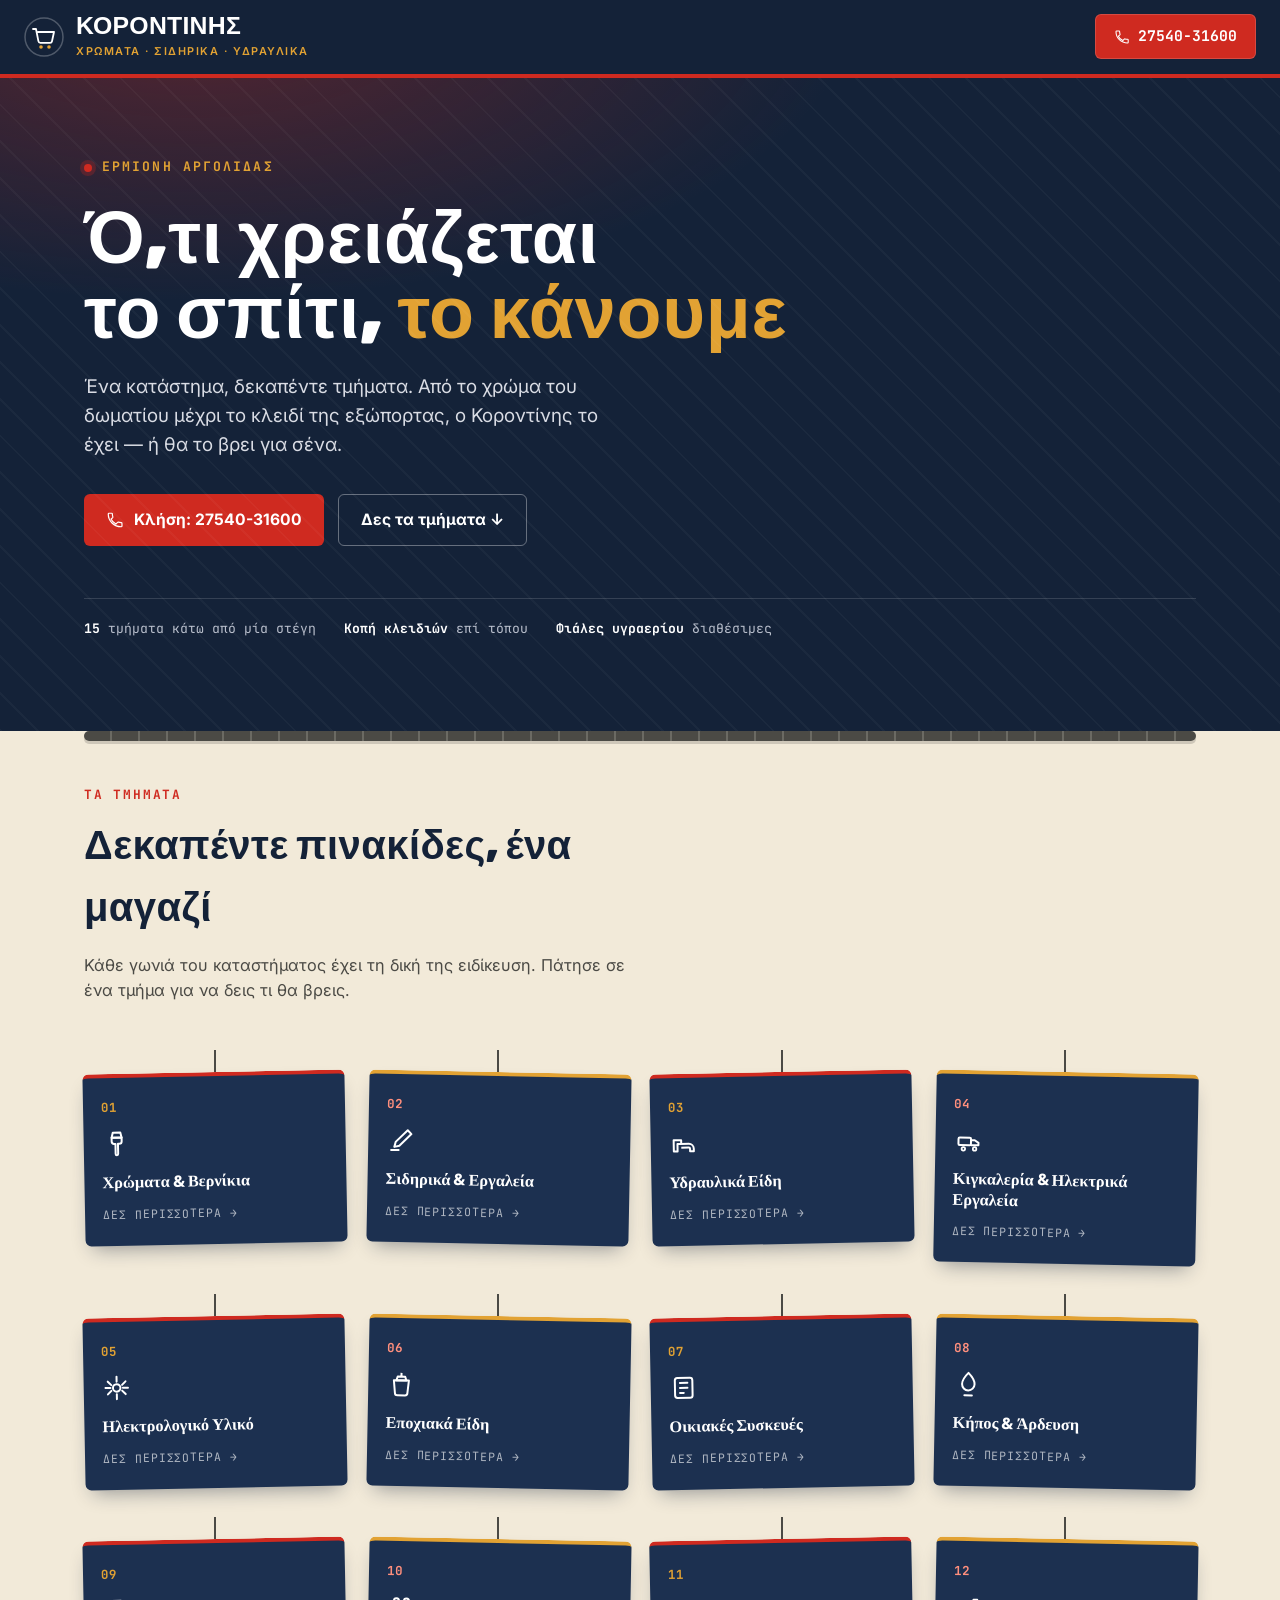
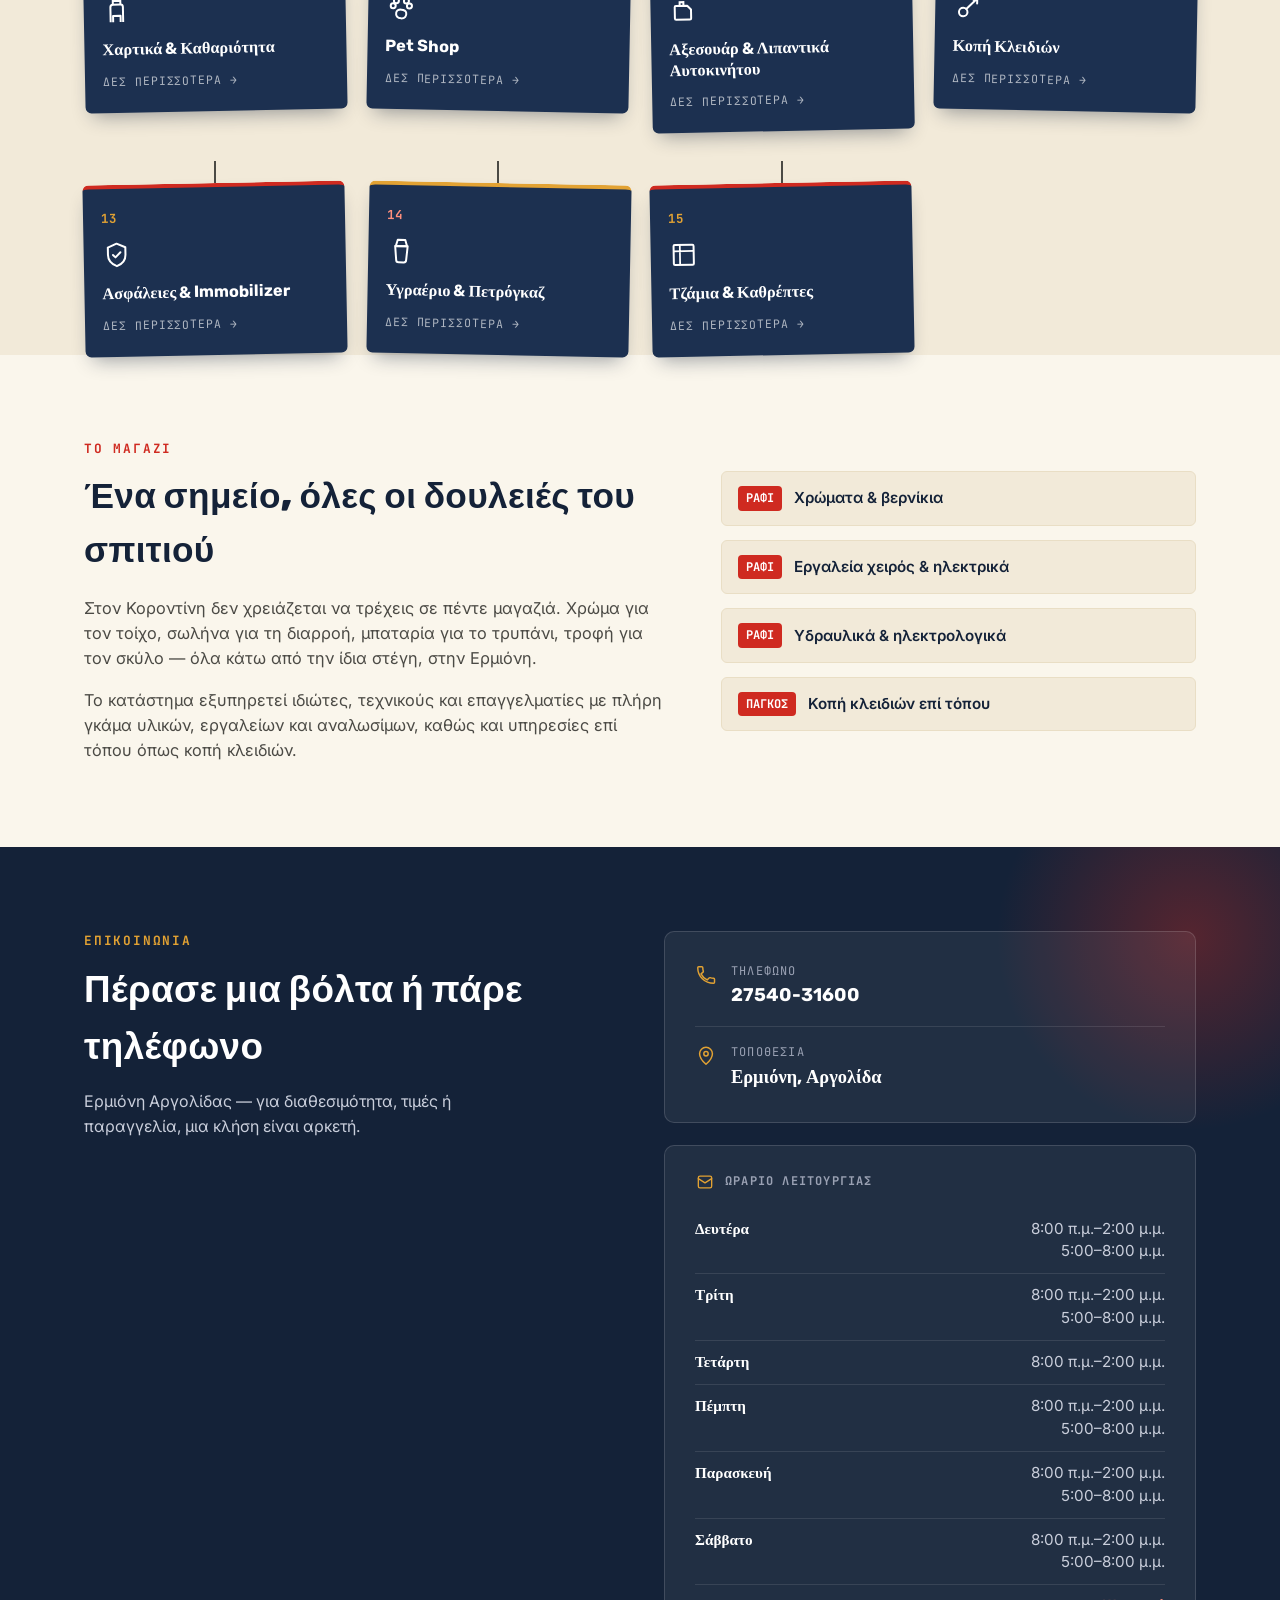
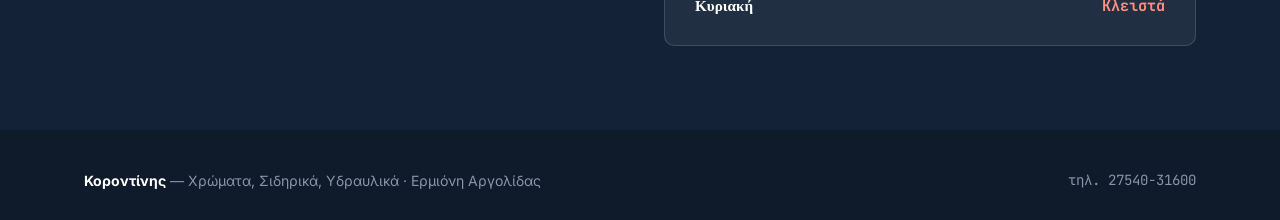
<file: index.html>
<!DOCTYPE html>
<html lang="el">
<head>
<meta charset="UTF-8">
<meta name="viewport" content="width=device-width, initial-scale=1.0">
<title>Χρώματα · Σιδηρικά · Υδραυλικά | Κοροντίνης — Ερμιόνη Αργολίδας</title>
<link rel="preconnect" href="https://fonts.googleapis.com">
<link rel="preconnect" href="https://fonts.gstatic.com" crossorigin>
<link href="https://fonts.googleapis.com/css2?family=Rubik:wght@500;700;900&family=Inter:wght@400;500;600&family=JetBrains+Mono:wght@500;700&display=swap" rel="stylesheet">
<link rel="stylesheet" href="style.css">
</head>
<body>
<header>
  <div class="header-inner">
    <a class="brand" href="index.html">
      <svg width="40" height="40" viewBox="0 0 40 40" fill="none">
        <circle cx="20" cy="20" r="19" stroke="#fff" stroke-width="1.5" opacity="0.25"/>
        <path d="M9 12h3l2.4 12.2a2 2 0 0 0 2 1.6h9.6a2 2 0 0 0 2-1.6L30 15H14" stroke="#fff" stroke-width="1.8" stroke-linecap="round" stroke-linejoin="round"/>
        <circle cx="17" cy="30" r="1.8" fill="var(--ochre)"/>
        <circle cx="25" cy="30" r="1.8" fill="var(--ochre)"/>
      </svg>
      <div>
        <div class="brand-name display">ΚΟΡΟΝΤΙΝΗΣ</div>
        <div class="brand-tag">Χρώματα · Σιδηρικά · Υδραυλικά</div>
      </div>
    </a>
    <a class="call-btn" href="tel:2754031600">
      <svg width="16" height="16" viewBox="0 0 24 24" fill="none"><path d="M6.6 10.8c1.4 2.8 3.8 5.2 6.6 6.6l2.2-2.2c.3-.3.7-.4 1.1-.3 1.2.4 2.5.6 3.8.6.6 0 1 .4 1 1V20c0 .6-.4 1-1 1C10.6 21 3 13.4 3 4c0-.6.4-1 1-1h3.5c.6 0 1 .4 1 1 0 1.3.2 2.6.6 3.8.1.4 0 .8-.3 1.1L6.6 10.8Z" stroke="#fff" stroke-width="1.6" stroke-linejoin="round"/></svg>
      <span class="txt">27540-31600</span>
    </a>
  </div>
</header>

<section class="hero">
  <div class="wrap">
    <span class="hero-eyebrow"><span class="dot"></span>Ερμιόνη Αργολίδας</span>
    <h1>Ό,τι χρειάζεται<br>το σπίτι, <span>το κάνουμε</span></h1>
    <p class="lead">Ένα κατάστημα, δεκαπέντε τμήματα. Από το χρώμα του δωματίου μέχρι το κλειδί της εξώπορτας, ο Κοροντίνης το έχει — ή θα το βρει για σένα.</p>
    <div class="hero-actions">
      <a class="btn btn-primary" href="tel:2754031600">
        <svg width="18" height="18" viewBox="0 0 24 24" fill="none"><path d="M6.6 10.8c1.4 2.8 3.8 5.2 6.6 6.6l2.2-2.2c.3-.3.7-.4 1.1-.3 1.2.4 2.5.6 3.8.6.6 0 1 .4 1 1V20c0 .6-.4 1-1 1C10.6 21 3 13.4 3 4c0-.6.4-1 1-1h3.5c.6 0 1 .4 1 1 0 1.3.2 2.6.6 3.8.1.4 0 .8-.3 1.1L6.6 10.8Z" stroke="#fff" stroke-width="1.6" stroke-linejoin="round"/></svg>
        Κλήση: 27540-31600
      </a>
      <a class="btn btn-ghost" href="#tmimata">Δες τα τμήματα ↓</a>
    </div>
    <div class="hero-strip">
      <div><b>15</b> τμήματα κάτω από μία στέγη</div>
      <div><b>Κοπή κλειδιών</b> επί τόπου</div>
      <div><b>Φιάλες υγραερίου</b> διαθέσιμες</div>
    </div>
  </div>
</section>

<section class="departments" id="tmimata">
  <div class="wrap">
    <div class="rail"></div>
    <div class="section-head" style="margin-top:44px;">
      <span class="eyebrow">Τα τμήματα</span>
      <h2>Δεκαπέντε πινακίδες, ένα μαγαζί</h2>
      <p>Κάθε γωνιά του καταστήματος έχει τη δική της ειδίκευση. Πάτησε σε ένα τμήμα για να δεις τι θα βρεις.</p>
    </div>
    <div class="signs">
      <div class="sign"><a class="sign-card" href="tmima-01-xromata.html">
        <div class="sign-num">01</div>
        <div class="sign-icon"><svg width="30" height="30" viewBox="0 0 24 24" fill="none"><path d="M9 3h6l1 4H8l1-4Z" stroke="currentColor" stroke-width="1.6" stroke-linejoin="round"/><path d="M8 7h8v3a2 2 0 0 1-2 2h-1v8a1 1 0 0 1-2 0v-8h-1a2 2 0 0 1-2-2V7Z" stroke="currentColor" stroke-width="1.6" stroke-linejoin="round"/></svg></div>
        <div class="sign-title">Χρώματα & Βερνίκια</div>
        <div class="sign-more">Δες περισσότερα &rarr;</div>
      </a></div>
      <div class="sign"><a class="sign-card" href="tmima-02-sidirika.html">
        <div class="sign-num">02</div>
        <div class="sign-icon"><svg width="30" height="30" viewBox="0 0 24 24" fill="none"><path d="M17 4 20 7l-9.5 9.5-4 1 1-4L17 4Z" stroke="currentColor" stroke-width="1.6" stroke-linejoin="round"/><path d="M4 20h6" stroke="currentColor" stroke-width="1.6" stroke-linecap="round"/></svg></div>
        <div class="sign-title">Σιδηρικά & Εργαλεία</div>
        <div class="sign-more">Δες περισσότερα &rarr;</div>
      </a></div>
      <div class="sign"><a class="sign-card" href="tmima-03-ydravlika.html">
        <div class="sign-num">03</div>
        <div class="sign-icon"><svg width="30" height="30" viewBox="0 0 24 24" fill="none"><path d="M4 9h6v3H7v6H4V9Z" stroke="currentColor" stroke-width="1.6" stroke-linejoin="round"/><path d="M10 12h6a4 4 0 0 1 4 4v2h-3v-2a1 1 0 0 0-1-1h-6" stroke="currentColor" stroke-width="1.6" stroke-linejoin="round"/></svg></div>
        <div class="sign-title">Υδραυλικά Είδη</div>
        <div class="sign-more">Δες περισσότερα &rarr;</div>
      </a></div>
      <div class="sign"><a class="sign-card" href="tmima-04-kigkaleria.html">
        <div class="sign-num">04</div>
        <div class="sign-icon"><svg width="30" height="30" viewBox="0 0 24 24" fill="none"><rect x="4" y="10" width="10" height="6" rx="1" stroke="currentColor" stroke-width="1.6"/><path d="M14 12h3l3 2v2h-6" stroke="currentColor" stroke-width="1.6" stroke-linejoin="round"/><circle cx="8" cy="19" r="1.4" stroke="currentColor" stroke-width="1.4"/><circle cx="17" cy="19" r="1.4" stroke="currentColor" stroke-width="1.4"/></svg></div>
        <div class="sign-title">Κιγκαλερία & Ηλεκτρικά Εργαλεία</div>
        <div class="sign-more">Δες περισσότερα &rarr;</div>
      </a></div>
      <div class="sign"><a class="sign-card" href="tmima-05-ilektrologiko.html">
        <div class="sign-num">05</div>
        <div class="sign-icon"><svg width="30" height="30" viewBox="0 0 24 24" fill="none"><path d="M12 3v4M12 17v4M4.9 6.9l2.8 2.8M16.3 14.3l2.8 2.8M3 12h4M17 12h4M4.9 17.1l2.8-2.8M16.3 9.7l2.8-2.8" stroke="currentColor" stroke-width="1.6" stroke-linecap="round"/><circle cx="12" cy="12" r="3" stroke="currentColor" stroke-width="1.6"/></svg></div>
        <div class="sign-title">Ηλεκτρολογικό Υλικό</div>
        <div class="sign-more">Δες περισσότερα &rarr;</div>
      </a></div>
      <div class="sign"><a class="sign-card" href="tmima-06-epoxiaka.html">
        <div class="sign-num">06</div>
        <div class="sign-icon"><svg width="30" height="30" viewBox="0 0 24 24" fill="none"><path d="M12 3v3M9 6h6l1 3H8l1-3Z" stroke="currentColor" stroke-width="1.6" stroke-linejoin="round"/><path d="M6 9h12l-1 10a2 2 0 0 1-2 2H9a2 2 0 0 1-2-2L6 9Z" stroke="currentColor" stroke-width="1.6" stroke-linejoin="round"/></svg></div>
        <div class="sign-title">Εποχιακά Είδη</div>
        <div class="sign-more">Δες περισσότερα &rarr;</div>
      </a></div>
      <div class="sign"><a class="sign-card" href="tmima-07-syskeves.html">
        <div class="sign-num">07</div>
        <div class="sign-icon"><svg width="30" height="30" viewBox="0 0 24 24" fill="none"><rect x="5" y="4" width="14" height="16" rx="2" stroke="currentColor" stroke-width="1.6"/><path d="M9 8h6M9 12h6M9 16h3" stroke="currentColor" stroke-width="1.6" stroke-linecap="round"/></svg></div>
        <div class="sign-title">Οικιακές Συσκευές</div>
        <div class="sign-more">Δες περισσότερα &rarr;</div>
      </a></div>
      <div class="sign"><a class="sign-card" href="tmima-08-kipos.html">
        <div class="sign-num">08</div>
        <div class="sign-icon"><svg width="30" height="30" viewBox="0 0 24 24" fill="none"><path d="M12 3c3 3 5 6 5 9a5 5 0 0 1-10 0c0-3 2-6 5-9Z" stroke="currentColor" stroke-width="1.6" stroke-linejoin="round"/><path d="M9 21h6" stroke="currentColor" stroke-width="1.6" stroke-linecap="round"/></svg></div>
        <div class="sign-title">Κήπος & Άρδευση</div>
        <div class="sign-more">Δες περισσότερα &rarr;</div>
      </a></div>
      <div class="sign"><a class="sign-card" href="tmima-09-xartika.html">
        <div class="sign-num">09</div>
        <div class="sign-icon"><svg width="30" height="30" viewBox="0 0 24 24" fill="none"><path d="M7 21V9a2 2 0 0 1 2-2h6a2 2 0 0 1 2 2v12" stroke="currentColor" stroke-width="1.6" stroke-linejoin="round"/><path d="M9 21v-5h6v5" stroke="currentColor" stroke-width="1.6" stroke-linejoin="round"/><path d="M9 7V4h6v3" stroke="currentColor" stroke-width="1.6"/></svg></div>
        <div class="sign-title">Χαρτικά & Καθαριότητα</div>
        <div class="sign-more">Δες περισσότερα &rarr;</div>
      </a></div>
      <div class="sign"><a class="sign-card" href="tmima-10-petshop.html">
        <div class="sign-num">10</div>
        <div class="sign-icon"><svg width="30" height="30" viewBox="0 0 24 24" fill="none"><path d="M8 9a2 2 0 1 1 0-4 2 2 0 0 1 0 4Z" stroke="currentColor" stroke-width="1.6"/><path d="M16 9a2 2 0 1 1 0-4 2 2 0 0 1 0 4Z" stroke="currentColor" stroke-width="1.6"/><path d="M5.5 13a2 2 0 1 1 0-4 2 2 0 0 1 0 4Z" stroke="currentColor" stroke-width="1.6"/><path d="M18.5 13a2 2 0 1 1 0-4 2 2 0 0 1 0 4Z" stroke="currentColor" stroke-width="1.6"/><path d="M12 21c-3 0-4.5-2-4-4.5.3-1.5 1.8-2.5 4-2.5s3.7 1 4 2.5c.5 2.5-1 4.5-4 4.5Z" stroke="currentColor" stroke-width="1.6"/></svg></div>
        <div class="sign-title">Pet Shop</div>
        <div class="sign-more">Δες περισσότερα &rarr;</div>
      </a></div>
      <div class="sign"><a class="sign-card" href="tmima-11-oxima.html">
        <div class="sign-num">11</div>
        <div class="sign-icon"><svg width="30" height="30" viewBox="0 0 24 24" fill="none"><path d="M6 8h9l3 3v7a1 1 0 0 1-1 1H6a1 1 0 0 1-1-1V9a1 1 0 0 1 1-1Z" stroke="currentColor" stroke-width="1.6" stroke-linejoin="round"/><path d="M9 8V5h3v3" stroke="currentColor" stroke-width="1.6"/></svg></div>
        <div class="sign-title">Αξεσουάρ & Λιπαντικά Αυτοκινήτου</div>
        <div class="sign-more">Δες περισσότερα &rarr;</div>
      </a></div>
      <div class="sign"><a class="sign-card" href="tmima-12-kleidia.html">
        <div class="sign-num">12</div>
        <div class="sign-icon"><svg width="30" height="30" viewBox="0 0 24 24" fill="none"><circle cx="8" cy="16" r="3.4" stroke="currentColor" stroke-width="1.6"/><path d="M10.4 13.6 18 6M16 6h3v3" stroke="currentColor" stroke-width="1.6" stroke-linecap="round" stroke-linejoin="round"/></svg></div>
        <div class="sign-title">Κοπή Κλειδιών</div>
        <div class="sign-more">Δες περισσότερα &rarr;</div>
      </a></div>
      <div class="sign"><a class="sign-card" href="tmima-13-immobilizer.html">
        <div class="sign-num">13</div>
        <div class="sign-icon"><svg width="30" height="30" viewBox="0 0 24 24" fill="none"><path d="M12 3l7 3v6c0 4.5-3 7.5-7 9-4-1.5-7-4.5-7-9V6l7-3Z" stroke="currentColor" stroke-width="1.6" stroke-linejoin="round"/><path d="M9 12l2 2 4-4" stroke="currentColor" stroke-width="1.6" stroke-linecap="round" stroke-linejoin="round"/></svg></div>
        <div class="sign-title">Ασφάλειες & Immobilizer</div>
        <div class="sign-more">Δες περισσότερα &rarr;</div>
      </a></div>
      <div class="sign"><a class="sign-card" href="tmima-14-ygraerio.html">
        <div class="sign-num">14</div>
        <div class="sign-icon"><svg width="30" height="30" viewBox="0 0 24 24" fill="none"><path d="M9 3h6l1.5 5H7.5L9 3Z" stroke="currentColor" stroke-width="1.6" stroke-linejoin="round"/><path d="M7 8h10l-1 11a2 2 0 0 1-2 2h-4a2 2 0 0 1-2-2L7 8Z" stroke="currentColor" stroke-width="1.6" stroke-linejoin="round"/></svg></div>
        <div class="sign-title">Υγραέριο & Πετρόγκαζ</div>
        <div class="sign-more">Δες περισσότερα &rarr;</div>
      </a></div>
      <div class="sign"><a class="sign-card" href="tmima-15-tzamia.html">
        <div class="sign-num">15</div>
        <div class="sign-icon"><svg width="30" height="30" viewBox="0 0 24 24" fill="none"><rect x="4" y="4" width="16" height="16" rx="1" stroke="currentColor" stroke-width="1.6"/><path d="M4 9h16M9 4v16" stroke="currentColor" stroke-width="1.4"/></svg></div>
        <div class="sign-title">Τζάμια & Καθρέπτες</div>
        <div class="sign-more">Δες περισσότερα &rarr;</div>
      </a></div>
    </div>
  </div>
</section>

<section class="section about">
  <div class="wrap about-grid">
    <div class="about-copy">
      <span class="eyebrow">Το μαγαζί</span>
      <h2 style="color:var(--navy); font-size:clamp(1.6rem,3vw,2.2rem); margin-bottom:18px;">Ένα σημείο, όλες οι δουλειές του σπιτιού</h2>
      <p>Στον Κοροντίνη δεν χρειάζεται να τρέχεις σε πέντε μαγαζιά. Χρώμα για τον τοίχο, σωλήνα για τη διαρροή, μπαταρία για το τρυπάνι, τροφή για τον σκύλο — όλα κάτω από την ίδια στέγη, στην Ερμιόνη.</p>
      <p>Το κατάστημα εξυπηρετεί ιδιώτες, τεχνικούς και επαγγελματίες με πλήρη γκάμα υλικών, εργαλείων και αναλωσίμων, καθώς και υπηρεσίες επί τόπου όπως κοπή κλειδιών.</p>
    </div>
    <div class="shelves">
      <a class="shelf" href="tmima-01-xromata.html"><span class="tag">ΡΑΦΙ</span><span class="label">Χρώματα &amp; βερνίκια</span></a>
      <a class="shelf" href="tmima-02-sidirika.html"><span class="tag">ΡΑΦΙ</span><span class="label">Εργαλεία χειρός &amp; ηλεκτρικά</span></a>
      <a class="shelf" href="tmima-03-ydravlika.html"><span class="tag">ΡΑΦΙ</span><span class="label">Υδραυλικά &amp; ηλεκτρολογικά</span></a>
      <a class="shelf" href="tmima-12-kleidia.html"><span class="tag">ΠΑΓΚΟΣ</span><span class="label">Κοπή κλειδιών επί τόπου</span></a>
    </div>
  </div>
</section>

<section class="section contact" id="epikoinonia">
  <div class="wrap contact-grid">
    <div>
      <span class="eyebrow" style="color:var(--ochre);">Επικοινωνία</span>
      <h2>Πέρασε μια βόλτα ή πάρε τηλέφωνο</h2>
      <p class="lead">Ερμιόνη Αργολίδας — για διαθεσιμότητα, τιμές ή παραγγελία, μια κλήση είναι αρκετή.</p>
    </div>
    <div class="contact-stack">
      <div class="contact-card">
        <div class="contact-row">
          <span class="ic"><svg width="22" height="22" viewBox="0 0 24 24" fill="none"><path d="M6.6 10.8c1.4 2.8 3.8 5.2 6.6 6.6l2.2-2.2c.3-.3.7-.4 1.1-.3 1.2.4 2.5.6 3.8.6.6 0 1 .4 1 1V20c0 .6-.4 1-1 1C10.6 21 3 13.4 3 4c0-.6.4-1 1-1h3.5c.6 0 1 .4 1 1 0 1.3.2 2.6.6 3.8.1.4 0 .8-.3 1.1L6.6 10.8Z" stroke="currentColor" stroke-width="1.6" stroke-linejoin="round"/></svg></span>
          <div>
            <div class="k">Τηλέφωνο</div>
            <a class="v" href="tel:2754031600">27540-31600</a>
          </div>
        </div>
        <div class="contact-row">
          <span class="ic"><svg width="22" height="22" viewBox="0 0 24 24" fill="none"><path d="M12 21s7-6.1 7-11.5a7 7 0 1 0-14 0C5 14.9 12 21 12 21Z" stroke="currentColor" stroke-width="1.6" stroke-linejoin="round"/><circle cx="12" cy="9.5" r="2.4" stroke="currentColor" stroke-width="1.6"/></svg></span>
          <div>
            <div class="k">Τοποθεσία</div>
            <div class="v">Ερμιόνη, Αργολίδα</div>
          </div>
        </div>
      </div>

      <div class="hours-card">
        <div class="hours-head">
          <span class="ic"><svg width="20" height="20" viewBox="0 0 24 24" fill="none"><path d="M4 8l8 5 8-5" stroke="currentColor" stroke-width="1.6" stroke-linecap="round" stroke-linejoin="round"/><rect x="4" y="5" width="16" height="14" rx="2" stroke="currentColor" stroke-width="1.6"/></svg></span>
          <span class="k">Ωράριο λειτουργίας</span>
        </div>
        <div class="hours-table">
          <div class="hours-row"><span class="day">Δευτέρα</span><span class="times">8:00 π.μ.&ndash;2:00 μ.μ.<br>5:00&ndash;8:00 μ.μ.</span></div>
          <div class="hours-row"><span class="day">Τρίτη</span><span class="times">8:00 π.μ.&ndash;2:00 μ.μ.<br>5:00&ndash;8:00 μ.μ.</span></div>
          <div class="hours-row"><span class="day">Τετάρτη</span><span class="times">8:00 π.μ.&ndash;2:00 μ.μ.</span></div>
          <div class="hours-row"><span class="day">Πέμπτη</span><span class="times">8:00 π.μ.&ndash;2:00 μ.μ.<br>5:00&ndash;8:00 μ.μ.</span></div>
          <div class="hours-row"><span class="day">Παρασκευή</span><span class="times">8:00 π.μ.&ndash;2:00 μ.μ.<br>5:00&ndash;8:00 μ.μ.</span></div>
          <div class="hours-row"><span class="day">Σάββατο</span><span class="times">8:00 π.μ.&ndash;2:00 μ.μ.<br>5:00&ndash;8:00 μ.μ.</span></div>
          <div class="hours-row closed"><span class="day">Κυριακή</span><span class="times">Κλειστά</span></div>
        </div>
      </div>
    </div>
  </div>
</section>
<footer>
  <div class="wrap footer-inner">
    <div><strong>Κοροντίνης</strong> — Χρώματα, Σιδηρικά, Υδραυλικά · Ερμιόνη Αργολίδας</div>
    <div class="mono">τηλ. 27540-31600</div>
  </div>
</footer>
</body>
</html>
</file>
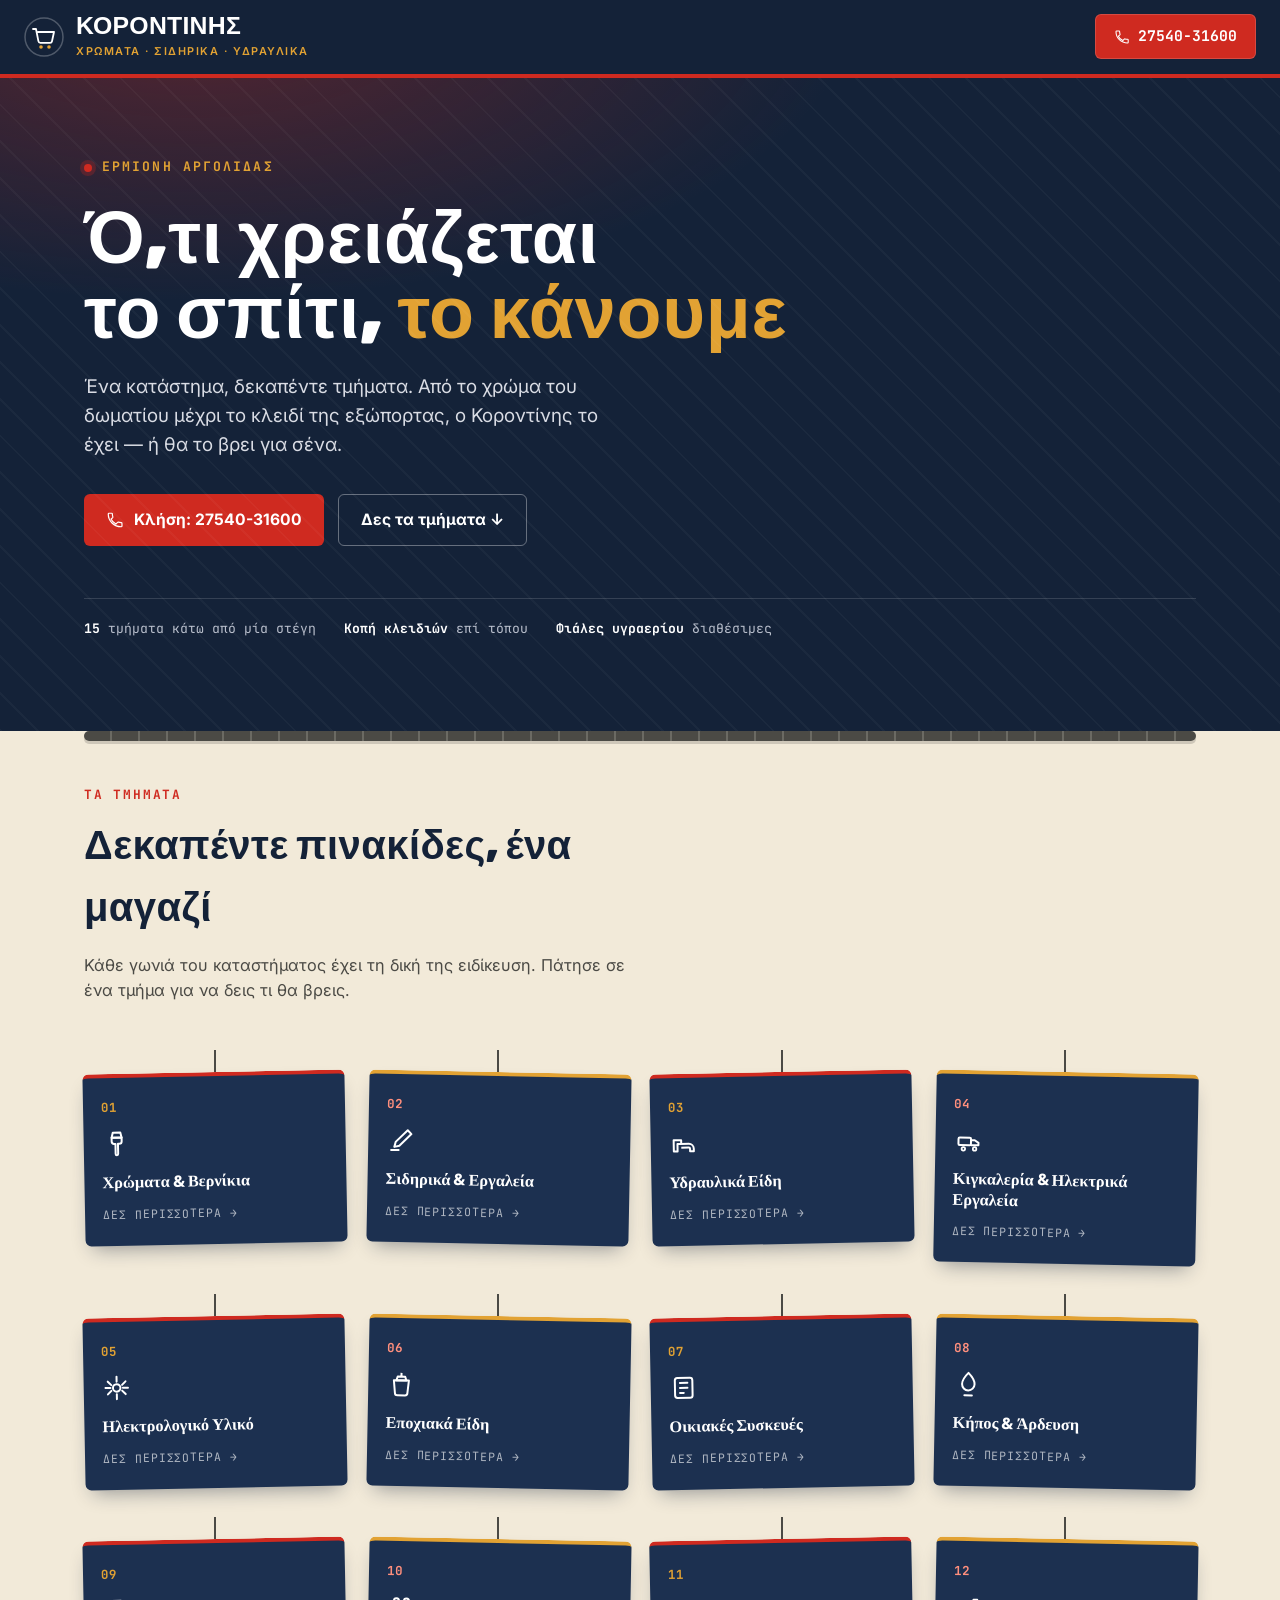
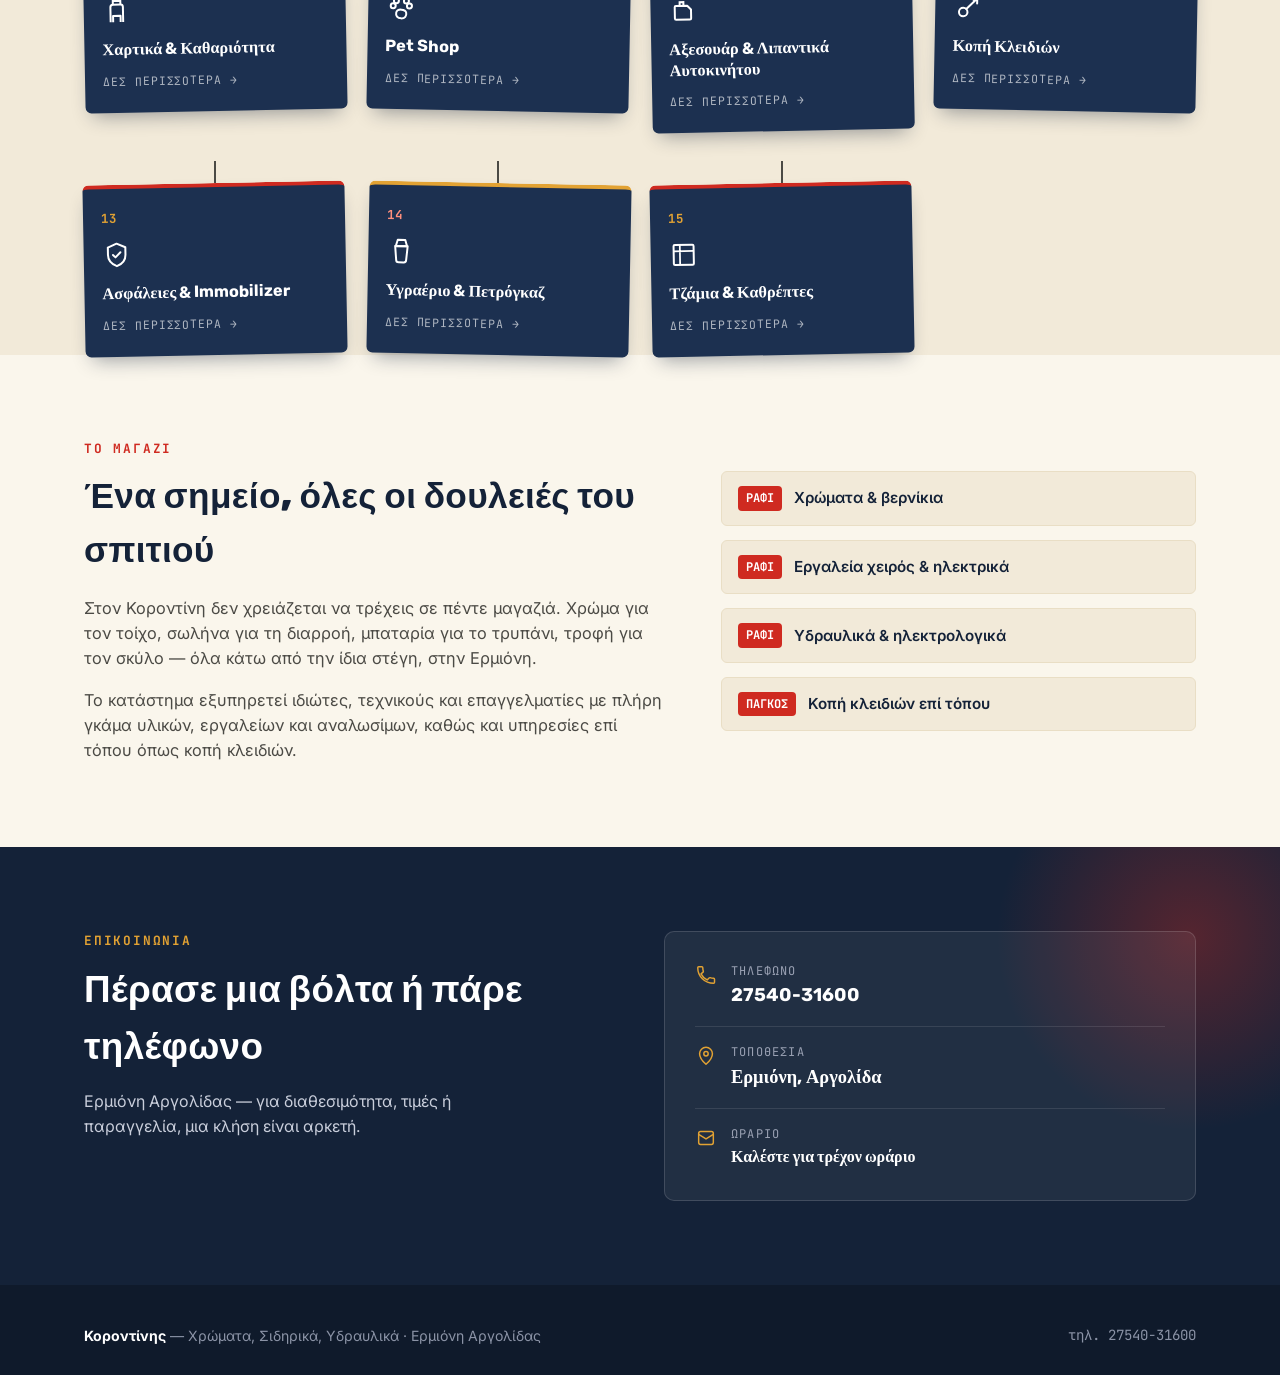
<file: index (11).html>
<!DOCTYPE html>
<html lang="el">
<head>
<meta charset="UTF-8">
<meta name="viewport" content="width=device-width, initial-scale=1.0">
<title>Χρώματα · Σιδηρικά · Υδραυλικά | Κοροντίνης — Ερμιόνη Αργολίδας</title>
<link rel="preconnect" href="https://fonts.googleapis.com">
<link rel="preconnect" href="https://fonts.gstatic.com" crossorigin>
<link href="https://fonts.googleapis.com/css2?family=Rubik:wght@500;700;900&family=Inter:wght@400;500;600&family=JetBrains+Mono:wght@500;700&display=swap" rel="stylesheet">
<link rel="stylesheet" href="style.css">
</head>
<body>
<header>
  <div class="header-inner">
    <a class="brand" href="index.html">
      <svg width="40" height="40" viewBox="0 0 40 40" fill="none">
        <circle cx="20" cy="20" r="19" stroke="#fff" stroke-width="1.5" opacity="0.25"/>
        <path d="M9 12h3l2.4 12.2a2 2 0 0 0 2 1.6h9.6a2 2 0 0 0 2-1.6L30 15H14" stroke="#fff" stroke-width="1.8" stroke-linecap="round" stroke-linejoin="round"/>
        <circle cx="17" cy="30" r="1.8" fill="var(--ochre)"/>
        <circle cx="25" cy="30" r="1.8" fill="var(--ochre)"/>
      </svg>
      <div>
        <div class="brand-name display">ΚΟΡΟΝΤΙΝΗΣ</div>
        <div class="brand-tag">Χρώματα · Σιδηρικά · Υδραυλικά</div>
      </div>
    </a>
    <a class="call-btn" href="tel:2754031600">
      <svg width="16" height="16" viewBox="0 0 24 24" fill="none"><path d="M6.6 10.8c1.4 2.8 3.8 5.2 6.6 6.6l2.2-2.2c.3-.3.7-.4 1.1-.3 1.2.4 2.5.6 3.8.6.6 0 1 .4 1 1V20c0 .6-.4 1-1 1C10.6 21 3 13.4 3 4c0-.6.4-1 1-1h3.5c.6 0 1 .4 1 1 0 1.3.2 2.6.6 3.8.1.4 0 .8-.3 1.1L6.6 10.8Z" stroke="#fff" stroke-width="1.6" stroke-linejoin="round"/></svg>
      <span class="txt">27540-31600</span>
    </a>
  </div>
</header>

<section class="hero">
  <div class="wrap">
    <span class="hero-eyebrow"><span class="dot"></span>Ερμιόνη Αργολίδας</span>
    <h1>Ό,τι χρειάζεται<br>το σπίτι, <span>το κάνουμε</span></h1>
    <p class="lead">Ένα κατάστημα, δεκαπέντε τμήματα. Από το χρώμα του δωματίου μέχρι το κλειδί της εξώπορτας, ο Κοροντίνης το έχει — ή θα το βρει για σένα.</p>
    <div class="hero-actions">
      <a class="btn btn-primary" href="tel:2754031600">
        <svg width="18" height="18" viewBox="0 0 24 24" fill="none"><path d="M6.6 10.8c1.4 2.8 3.8 5.2 6.6 6.6l2.2-2.2c.3-.3.7-.4 1.1-.3 1.2.4 2.5.6 3.8.6.6 0 1 .4 1 1V20c0 .6-.4 1-1 1C10.6 21 3 13.4 3 4c0-.6.4-1 1-1h3.5c.6 0 1 .4 1 1 0 1.3.2 2.6.6 3.8.1.4 0 .8-.3 1.1L6.6 10.8Z" stroke="#fff" stroke-width="1.6" stroke-linejoin="round"/></svg>
        Κλήση: 27540-31600
      </a>
      <a class="btn btn-ghost" href="#tmimata">Δες τα τμήματα ↓</a>
    </div>
    <div class="hero-strip">
      <div><b>15</b> τμήματα κάτω από μία στέγη</div>
      <div><b>Κοπή κλειδιών</b> επί τόπου</div>
      <div><b>Φιάλες υγραερίου</b> διαθέσιμες</div>
    </div>
  </div>
</section>

<section class="departments" id="tmimata">
  <div class="wrap">
    <div class="rail"></div>
    <div class="section-head" style="margin-top:44px;">
      <span class="eyebrow">Τα τμήματα</span>
      <h2>Δεκαπέντε πινακίδες, ένα μαγαζί</h2>
      <p>Κάθε γωνιά του καταστήματος έχει τη δική της ειδίκευση. Πάτησε σε ένα τμήμα για να δεις τι θα βρεις.</p>
    </div>
    <div class="signs">
      <div class="sign"><a class="sign-card" href="tmima-01-xromata.html">
        <div class="sign-num">01</div>
        <div class="sign-icon"><svg width="30" height="30" viewBox="0 0 24 24" fill="none"><path d="M9 3h6l1 4H8l1-4Z" stroke="currentColor" stroke-width="1.6" stroke-linejoin="round"/><path d="M8 7h8v3a2 2 0 0 1-2 2h-1v8a1 1 0 0 1-2 0v-8h-1a2 2 0 0 1-2-2V7Z" stroke="currentColor" stroke-width="1.6" stroke-linejoin="round"/></svg></div>
        <div class="sign-title">Χρώματα & Βερνίκια</div>
        <div class="sign-more">Δες περισσότερα &rarr;</div>
      </a></div>
      <div class="sign"><a class="sign-card" href="tmima-02-sidirika.html">
        <div class="sign-num">02</div>
        <div class="sign-icon"><svg width="30" height="30" viewBox="0 0 24 24" fill="none"><path d="M17 4 20 7l-9.5 9.5-4 1 1-4L17 4Z" stroke="currentColor" stroke-width="1.6" stroke-linejoin="round"/><path d="M4 20h6" stroke="currentColor" stroke-width="1.6" stroke-linecap="round"/></svg></div>
        <div class="sign-title">Σιδηρικά & Εργαλεία</div>
        <div class="sign-more">Δες περισσότερα &rarr;</div>
      </a></div>
      <div class="sign"><a class="sign-card" href="tmima-03-ydravlika.html">
        <div class="sign-num">03</div>
        <div class="sign-icon"><svg width="30" height="30" viewBox="0 0 24 24" fill="none"><path d="M4 9h6v3H7v6H4V9Z" stroke="currentColor" stroke-width="1.6" stroke-linejoin="round"/><path d="M10 12h6a4 4 0 0 1 4 4v2h-3v-2a1 1 0 0 0-1-1h-6" stroke="currentColor" stroke-width="1.6" stroke-linejoin="round"/></svg></div>
        <div class="sign-title">Υδραυλικά Είδη</div>
        <div class="sign-more">Δες περισσότερα &rarr;</div>
      </a></div>
      <div class="sign"><a class="sign-card" href="tmima-04-kigkaleria.html">
        <div class="sign-num">04</div>
        <div class="sign-icon"><svg width="30" height="30" viewBox="0 0 24 24" fill="none"><rect x="4" y="10" width="10" height="6" rx="1" stroke="currentColor" stroke-width="1.6"/><path d="M14 12h3l3 2v2h-6" stroke="currentColor" stroke-width="1.6" stroke-linejoin="round"/><circle cx="8" cy="19" r="1.4" stroke="currentColor" stroke-width="1.4"/><circle cx="17" cy="19" r="1.4" stroke="currentColor" stroke-width="1.4"/></svg></div>
        <div class="sign-title">Κιγκαλερία & Ηλεκτρικά Εργαλεία</div>
        <div class="sign-more">Δες περισσότερα &rarr;</div>
      </a></div>
      <div class="sign"><a class="sign-card" href="tmima-05-ilektrologiko.html">
        <div class="sign-num">05</div>
        <div class="sign-icon"><svg width="30" height="30" viewBox="0 0 24 24" fill="none"><path d="M12 3v4M12 17v4M4.9 6.9l2.8 2.8M16.3 14.3l2.8 2.8M3 12h4M17 12h4M4.9 17.1l2.8-2.8M16.3 9.7l2.8-2.8" stroke="currentColor" stroke-width="1.6" stroke-linecap="round"/><circle cx="12" cy="12" r="3" stroke="currentColor" stroke-width="1.6"/></svg></div>
        <div class="sign-title">Ηλεκτρολογικό Υλικό</div>
        <div class="sign-more">Δες περισσότερα &rarr;</div>
      </a></div>
      <div class="sign"><a class="sign-card" href="tmima-06-epoxiaka.html">
        <div class="sign-num">06</div>
        <div class="sign-icon"><svg width="30" height="30" viewBox="0 0 24 24" fill="none"><path d="M12 3v3M9 6h6l1 3H8l1-3Z" stroke="currentColor" stroke-width="1.6" stroke-linejoin="round"/><path d="M6 9h12l-1 10a2 2 0 0 1-2 2H9a2 2 0 0 1-2-2L6 9Z" stroke="currentColor" stroke-width="1.6" stroke-linejoin="round"/></svg></div>
        <div class="sign-title">Εποχιακά Είδη</div>
        <div class="sign-more">Δες περισσότερα &rarr;</div>
      </a></div>
      <div class="sign"><a class="sign-card" href="tmima-07-syskeves.html">
        <div class="sign-num">07</div>
        <div class="sign-icon"><svg width="30" height="30" viewBox="0 0 24 24" fill="none"><rect x="5" y="4" width="14" height="16" rx="2" stroke="currentColor" stroke-width="1.6"/><path d="M9 8h6M9 12h6M9 16h3" stroke="currentColor" stroke-width="1.6" stroke-linecap="round"/></svg></div>
        <div class="sign-title">Οικιακές Συσκευές</div>
        <div class="sign-more">Δες περισσότερα &rarr;</div>
      </a></div>
      <div class="sign"><a class="sign-card" href="tmima-08-kipos.html">
        <div class="sign-num">08</div>
        <div class="sign-icon"><svg width="30" height="30" viewBox="0 0 24 24" fill="none"><path d="M12 3c3 3 5 6 5 9a5 5 0 0 1-10 0c0-3 2-6 5-9Z" stroke="currentColor" stroke-width="1.6" stroke-linejoin="round"/><path d="M9 21h6" stroke="currentColor" stroke-width="1.6" stroke-linecap="round"/></svg></div>
        <div class="sign-title">Κήπος & Άρδευση</div>
        <div class="sign-more">Δες περισσότερα &rarr;</div>
      </a></div>
      <div class="sign"><a class="sign-card" href="tmima-09-xartika.html">
        <div class="sign-num">09</div>
        <div class="sign-icon"><svg width="30" height="30" viewBox="0 0 24 24" fill="none"><path d="M7 21V9a2 2 0 0 1 2-2h6a2 2 0 0 1 2 2v12" stroke="currentColor" stroke-width="1.6" stroke-linejoin="round"/><path d="M9 21v-5h6v5" stroke="currentColor" stroke-width="1.6" stroke-linejoin="round"/><path d="M9 7V4h6v3" stroke="currentColor" stroke-width="1.6"/></svg></div>
        <div class="sign-title">Χαρτικά & Καθαριότητα</div>
        <div class="sign-more">Δες περισσότερα &rarr;</div>
      </a></div>
      <div class="sign"><a class="sign-card" href="tmima-10-petshop.html">
        <div class="sign-num">10</div>
        <div class="sign-icon"><svg width="30" height="30" viewBox="0 0 24 24" fill="none"><path d="M8 9a2 2 0 1 1 0-4 2 2 0 0 1 0 4Z" stroke="currentColor" stroke-width="1.6"/><path d="M16 9a2 2 0 1 1 0-4 2 2 0 0 1 0 4Z" stroke="currentColor" stroke-width="1.6"/><path d="M5.5 13a2 2 0 1 1 0-4 2 2 0 0 1 0 4Z" stroke="currentColor" stroke-width="1.6"/><path d="M18.5 13a2 2 0 1 1 0-4 2 2 0 0 1 0 4Z" stroke="currentColor" stroke-width="1.6"/><path d="M12 21c-3 0-4.5-2-4-4.5.3-1.5 1.8-2.5 4-2.5s3.7 1 4 2.5c.5 2.5-1 4.5-4 4.5Z" stroke="currentColor" stroke-width="1.6"/></svg></div>
        <div class="sign-title">Pet Shop</div>
        <div class="sign-more">Δες περισσότερα &rarr;</div>
      </a></div>
      <div class="sign"><a class="sign-card" href="tmima-11-oxima.html">
        <div class="sign-num">11</div>
        <div class="sign-icon"><svg width="30" height="30" viewBox="0 0 24 24" fill="none"><path d="M6 8h9l3 3v7a1 1 0 0 1-1 1H6a1 1 0 0 1-1-1V9a1 1 0 0 1 1-1Z" stroke="currentColor" stroke-width="1.6" stroke-linejoin="round"/><path d="M9 8V5h3v3" stroke="currentColor" stroke-width="1.6"/></svg></div>
        <div class="sign-title">Αξεσουάρ & Λιπαντικά Αυτοκινήτου</div>
        <div class="sign-more">Δες περισσότερα &rarr;</div>
      </a></div>
      <div class="sign"><a class="sign-card" href="tmima-12-kleidia.html">
        <div class="sign-num">12</div>
        <div class="sign-icon"><svg width="30" height="30" viewBox="0 0 24 24" fill="none"><circle cx="8" cy="16" r="3.4" stroke="currentColor" stroke-width="1.6"/><path d="M10.4 13.6 18 6M16 6h3v3" stroke="currentColor" stroke-width="1.6" stroke-linecap="round" stroke-linejoin="round"/></svg></div>
        <div class="sign-title">Κοπή Κλειδιών</div>
        <div class="sign-more">Δες περισσότερα &rarr;</div>
      </a></div>
      <div class="sign"><a class="sign-card" href="tmima-13-immobilizer.html">
        <div class="sign-num">13</div>
        <div class="sign-icon"><svg width="30" height="30" viewBox="0 0 24 24" fill="none"><path d="M12 3l7 3v6c0 4.5-3 7.5-7 9-4-1.5-7-4.5-7-9V6l7-3Z" stroke="currentColor" stroke-width="1.6" stroke-linejoin="round"/><path d="M9 12l2 2 4-4" stroke="currentColor" stroke-width="1.6" stroke-linecap="round" stroke-linejoin="round"/></svg></div>
        <div class="sign-title">Ασφάλειες & Immobilizer</div>
        <div class="sign-more">Δες περισσότερα &rarr;</div>
      </a></div>
      <div class="sign"><a class="sign-card" href="tmima-14-ygraerio.html">
        <div class="sign-num">14</div>
        <div class="sign-icon"><svg width="30" height="30" viewBox="0 0 24 24" fill="none"><path d="M9 3h6l1.5 5H7.5L9 3Z" stroke="currentColor" stroke-width="1.6" stroke-linejoin="round"/><path d="M7 8h10l-1 11a2 2 0 0 1-2 2h-4a2 2 0 0 1-2-2L7 8Z" stroke="currentColor" stroke-width="1.6" stroke-linejoin="round"/></svg></div>
        <div class="sign-title">Υγραέριο & Πετρόγκαζ</div>
        <div class="sign-more">Δες περισσότερα &rarr;</div>
      </a></div>
      <div class="sign"><a class="sign-card" href="tmima-15-tzamia.html">
        <div class="sign-num">15</div>
        <div class="sign-icon"><svg width="30" height="30" viewBox="0 0 24 24" fill="none"><rect x="4" y="4" width="16" height="16" rx="1" stroke="currentColor" stroke-width="1.6"/><path d="M4 9h16M9 4v16" stroke="currentColor" stroke-width="1.4"/></svg></div>
        <div class="sign-title">Τζάμια & Καθρέπτες</div>
        <div class="sign-more">Δες περισσότερα &rarr;</div>
      </a></div>
    </div>
  </div>
</section>

<section class="section about">
  <div class="wrap about-grid">
    <div class="about-copy">
      <span class="eyebrow">Το μαγαζί</span>
      <h2 style="color:var(--navy); font-size:clamp(1.6rem,3vw,2.2rem); margin-bottom:18px;">Ένα σημείο, όλες οι δουλειές του σπιτιού</h2>
      <p>Στον Κοροντίνη δεν χρειάζεται να τρέχεις σε πέντε μαγαζιά. Χρώμα για τον τοίχο, σωλήνα για τη διαρροή, μπαταρία για το τρυπάνι, τροφή για τον σκύλο — όλα κάτω από την ίδια στέγη, στην Ερμιόνη.</p>
      <p>Το κατάστημα εξυπηρετεί ιδιώτες, τεχνικούς και επαγγελματίες με πλήρη γκάμα υλικών, εργαλείων και αναλωσίμων, καθώς και υπηρεσίες επί τόπου όπως κοπή κλειδιών.</p>
    </div>
    <div class="shelves">
      <div class="shelf"><span class="tag">ΡΑΦΙ</span><span class="label">Χρώματα &amp; βερνίκια</span></div>
      <div class="shelf"><span class="tag">ΡΑΦΙ</span><span class="label">Εργαλεία χειρός &amp; ηλεκτρικά</span></div>
      <div class="shelf"><span class="tag">ΡΑΦΙ</span><span class="label">Υδραυλικά &amp; ηλεκτρολογικά</span></div>
      <div class="shelf"><span class="tag">ΠΑΓΚΟΣ</span><span class="label">Κοπή κλειδιών επί τόπου</span></div>
    </div>
  </div>
</section>

<section class="section contact" id="epikoinonia">
  <div class="wrap contact-grid">
    <div>
      <span class="eyebrow" style="color:var(--ochre);">Επικοινωνία</span>
      <h2>Πέρασε μια βόλτα ή πάρε τηλέφωνο</h2>
      <p class="lead">Ερμιόνη Αργολίδας — για διαθεσιμότητα, τιμές ή παραγγελία, μια κλήση είναι αρκετή.</p>
    </div>
    <div class="contact-card">
      <div class="contact-row">
        <span class="ic"><svg width="22" height="22" viewBox="0 0 24 24" fill="none"><path d="M6.6 10.8c1.4 2.8 3.8 5.2 6.6 6.6l2.2-2.2c.3-.3.7-.4 1.1-.3 1.2.4 2.5.6 3.8.6.6 0 1 .4 1 1V20c0 .6-.4 1-1 1C10.6 21 3 13.4 3 4c0-.6.4-1 1-1h3.5c.6 0 1 .4 1 1 0 1.3.2 2.6.6 3.8.1.4 0 .8-.3 1.1L6.6 10.8Z" stroke="currentColor" stroke-width="1.6" stroke-linejoin="round"/></svg></span>
        <div>
          <div class="k">Τηλέφωνο</div>
          <a class="v" href="tel:2754031600">27540-31600</a>
        </div>
      </div>
      <div class="contact-row">
        <span class="ic"><svg width="22" height="22" viewBox="0 0 24 24" fill="none"><path d="M12 21s7-6.1 7-11.5a7 7 0 1 0-14 0C5 14.9 12 21 12 21Z" stroke="currentColor" stroke-width="1.6" stroke-linejoin="round"/><circle cx="12" cy="9.5" r="2.4" stroke="currentColor" stroke-width="1.6"/></svg></span>
        <div>
          <div class="k">Τοποθεσία</div>
          <div class="v">Ερμιόνη, Αργολίδα</div>
        </div>
      </div>
      <div class="contact-row">
        <span class="ic"><svg width="22" height="22" viewBox="0 0 24 24" fill="none"><path d="M4 8l8 5 8-5" stroke="currentColor" stroke-width="1.6" stroke-linecap="round" stroke-linejoin="round"/><rect x="4" y="5" width="16" height="14" rx="2" stroke="currentColor" stroke-width="1.6"/></svg></span>
        <div>
          <div class="k">Ωράριο</div>
          <div class="v" style="font-size:1rem;">Καλέστε για τρέχον ωράριο</div>
        </div>
      </div>
    </div>
  </div>
</section>
<footer>
  <div class="wrap footer-inner">
    <div><strong>Κοροντίνης</strong> — Χρώματα, Σιδηρικά, Υδραυλικά · Ερμιόνη Αργολίδας</div>
    <div class="mono">τηλ. 27540-31600</div>
  </div>
</footer>
</body>
</html>
</file>
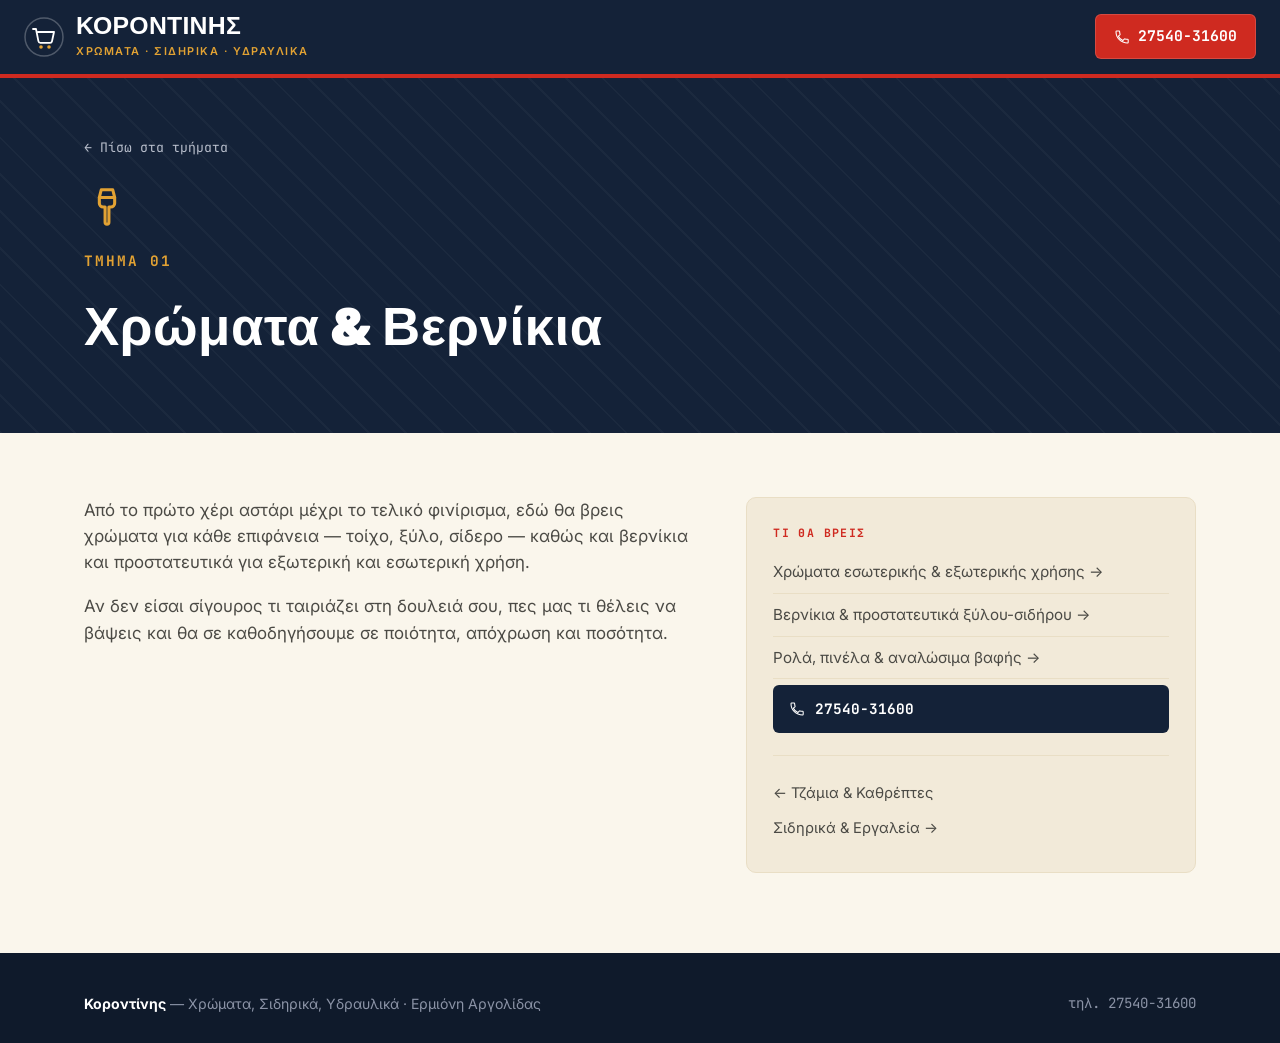
<file: tmima-01-xromata (1).html>
<!DOCTYPE html>
<html lang="el">
<head>
<meta charset="UTF-8">
<meta name="viewport" content="width=device-width, initial-scale=1.0">
<title>Χρώματα & Βερνίκια | Κοροντίνης — Ερμιόνη Αργολίδας</title>
<link rel="preconnect" href="https://fonts.googleapis.com">
<link rel="preconnect" href="https://fonts.gstatic.com" crossorigin>
<link href="https://fonts.googleapis.com/css2?family=Rubik:wght@500;700;900&family=Inter:wght@400;500;600&family=JetBrains+Mono:wght@500;700&display=swap" rel="stylesheet">
<link rel="stylesheet" href="style.css">
</head>
<body>
<header>
  <div class="header-inner">
    <a class="brand" href="index.html">
      <svg width="40" height="40" viewBox="0 0 40 40" fill="none">
        <circle cx="20" cy="20" r="19" stroke="#fff" stroke-width="1.5" opacity="0.25"/>
        <path d="M9 12h3l2.4 12.2a2 2 0 0 0 2 1.6h9.6a2 2 0 0 0 2-1.6L30 15H14" stroke="#fff" stroke-width="1.8" stroke-linecap="round" stroke-linejoin="round"/>
        <circle cx="17" cy="30" r="1.8" fill="var(--ochre)"/>
        <circle cx="25" cy="30" r="1.8" fill="var(--ochre)"/>
      </svg>
      <div>
        <div class="brand-name display">ΚΟΡΟΝΤΙΝΗΣ</div>
        <div class="brand-tag">Χρώματα · Σιδηρικά · Υδραυλικά</div>
      </div>
    </a>
    <a class="call-btn" href="tel:2754031600">
      <svg width="16" height="16" viewBox="0 0 24 24" fill="none"><path d="M6.6 10.8c1.4 2.8 3.8 5.2 6.6 6.6l2.2-2.2c.3-.3.7-.4 1.1-.3 1.2.4 2.5.6 3.8.6.6 0 1 .4 1 1V20c0 .6-.4 1-1 1C10.6 21 3 13.4 3 4c0-.6.4-1 1-1h3.5c.6 0 1 .4 1 1 0 1.3.2 2.6.6 3.8.1.4 0 .8-.3 1.1L6.6 10.8Z" stroke="#fff" stroke-width="1.6" stroke-linejoin="round"/></svg>
      <span class="txt">27540-31600</span>
    </a>
  </div>
</header>

<section class="dept-hero">
  <div class="wrap">
    <a class="back-link" href="index.html#tmimata">&larr; Πίσω στα τμήματα</a>
    <div class="dept-icon-big"><svg width="46" height="46" viewBox="0 0 24 24" fill="none"><path d="M9 3h6l1 4H8l1-4Z" stroke="currentColor" stroke-width="1.6" stroke-linejoin="round"/><path d="M8 7h8v3a2 2 0 0 1-2 2h-1v8a1 1 0 0 1-2 0v-8h-1a2 2 0 0 1-2-2V7Z" stroke="currentColor" stroke-width="1.6" stroke-linejoin="round"/></svg></div>
    <span class="dept-num-big">Τμήμα 01</span>
    <h1>Χρώματα & Βερνίκια</h1>
  </div>
</section>

<section class="dept-body">
  <div class="wrap dept-body-grid">
    <div class="dept-copy">
      <p>Από το πρώτο χέρι αστάρι μέχρι το τελικό φινίρισμα, εδώ θα βρεις χρώματα για κάθε επιφάνεια — τοίχο, ξύλο, σίδερο — καθώς και βερνίκια και προστατευτικά για εξωτερική και εσωτερική χρήση.</p><p>Αν δεν είσαι σίγουρος τι ταιριάζει στη δουλειά σου, πες μας τι θέλεις να βάψεις και θα σε καθοδηγήσουμε σε ποιότητα, απόχρωση και ποσότητα.</p>
    </div>
    <div class="dept-side">
      <div class="k">Τι θα βρεις</div>
      <ul style="margin:0; padding-left:0; list-style:none; color:var(--steel); font-size:0.95rem;">
        <li style="border-bottom:1px solid var(--cream-2);"><a class="dept-bullet-link" href="index.html#tmimata">Χρώματα εσωτερικής &amp; εξωτερικής χρήσης &rarr;</a></li><li style="border-bottom:1px solid var(--cream-2);"><a class="dept-bullet-link" href="index.html#tmimata">Βερνίκια &amp; προστατευτικά ξύλου-σιδήρου &rarr;</a></li><li style="border-bottom:1px solid var(--cream-2);"><a class="dept-bullet-link" href="index.html#tmimata">Ρολά, πινέλα &amp; αναλώσιμα βαφής &rarr;</a></li>
      </ul>
      <a class="call-mini" href="tel:2754031600">
        <svg width="16" height="16" viewBox="0 0 24 24" fill="none"><path d="M6.6 10.8c1.4 2.8 3.8 5.2 6.6 6.6l2.2-2.2c.3-.3.7-.4 1.1-.3 1.2.4 2.5.6 3.8.6.6 0 1 .4 1 1V20c0 .6-.4 1-1 1C10.6 21 3 13.4 3 4c0-.6.4-1 1-1h3.5c.6 0 1 .4 1 1 0 1.3.2 2.6.6 3.8.1.4 0 .8-.3 1.1L6.6 10.8Z" stroke="#fff" stroke-width="1.6" stroke-linejoin="round"/></svg>
        27540-31600
      </a>
      <div class="dept-nav">
        <a href="tmima-15-tzamia.html">&larr; Τζάμια & Καθρέπτες</a>
        <a href="tmima-02-sidirika.html">Σιδηρικά & Εργαλεία &rarr;</a>
      </div>
    </div>
  </div>
</section>
<footer>
  <div class="wrap footer-inner">
    <div><strong>Κοροντίνης</strong> — Χρώματα, Σιδηρικά, Υδραυλικά · Ερμιόνη Αργολίδας</div>
    <div class="mono">τηλ. 27540-31600</div>
  </div>
</footer>
</body>
</html>
</file>
<file: style.css>
:root{
  --red: #cf2a20;
  --red-dark: #a71f18;
  --navy: #142238;
  --navy-2: #1c3050;
  --cream: #f2ead9;
  --cream-2: #e9dec5;
  --ochre: #e2a233;
  --ink: #221c14;
  --steel: #4b4a45;
  --paper: #faf6ec;
  --radius: 6px;
}

*{ box-sizing: border-box; }
html{ scroll-behavior: smooth; }
body{
  margin:0;
  background: var(--paper);
  color: var(--ink);
  font-family:'Inter', sans-serif;
  line-height:1.55;
  -webkit-font-smoothing: antialiased;
}
h1,h2,h3, .display{
  font-family:'Rubik', sans-serif;
  font-weight:900;
  letter-spacing: 0.01em;
  margin:0;
}
.mono{ font-family:'JetBrains Mono', monospace; }
a{ color: inherit; text-decoration: none; }
img,svg{ display:block; max-width:100%; }
.wrap{ max-width: 1160px; margin: 0 auto; padding: 0 24px; }

@media (prefers-reduced-motion: reduce){
  *{ animation-duration: 0.001ms !important; transition-duration: 0.001ms !important; }
}

/* ---------- header ---------- */
header{
  position: sticky; top:0; z-index: 50;
  background: var(--navy);
  border-bottom: 4px solid var(--red);
}
.header-inner{
  display:flex; align-items:center; justify-content:space-between;
  padding: 14px 24px; gap: 16px;
}
.brand{ display:flex; align-items:center; gap:12px; color:#fff; }
.brand svg{ flex:none; }
.brand-name{
  font-size: clamp(1.15rem, 2.4vw, 1.55rem);
  color:#fff;
  line-height:1;
}
.brand-tag{
  font-size: 0.68rem;
  letter-spacing: 0.14em;
  color: var(--ochre);
  font-family:'Inter';
  font-weight:600;
  text-transform:uppercase;
  margin-top:4px;
}
.call-btn{
  display:flex; align-items:center; gap:8px;
  background: var(--red);
  color:#fff;
  padding: 10px 18px;
  border-radius: var(--radius);
  font-family:'JetBrains Mono', monospace;
  font-weight:700;
  font-size: 0.92rem;
  white-space:nowrap;
  border: 1px solid rgba(255,255,255,0.15);
  transition: background 0.15s ease, transform 0.15s ease;
}
.call-btn:hover{ background: var(--red-dark); transform: translateY(-1px); }
.call-btn:focus-visible, a:focus-visible, button:focus-visible{
  outline: 3px solid var(--ochre); outline-offset: 2px;
}

/* ---------- hero ---------- */
.hero{
  background:
    radial-gradient(1100px 480px at 15% -10%, rgba(207,42,32,0.35), transparent 60%),
    var(--navy);
  color:#fff;
  padding: 76px 0 92px;
  position:relative;
  overflow:hidden;
}
.hero::after{
  content:"";
  position:absolute; inset:0;
  background-image: repeating-linear-gradient(45deg, rgba(255,255,255,0.03) 0 2px, transparent 2px 26px);
  pointer-events:none;
}
.hero-eyebrow{
  display:inline-flex; align-items:center; gap:10px;
  color: var(--ochre);
  font-family:'JetBrains Mono', monospace;
  font-weight:700;
  font-size: 0.82rem;
  letter-spacing: 0.16em;
  text-transform:uppercase;
  margin-bottom: 22px;
}
.hero-eyebrow .dot{
  width:8px; height:8px; border-radius:50%; background: var(--red);
  box-shadow: 0 0 0 4px rgba(207,42,32,0.25);
}
.hero h1{
  font-size: clamp(2.3rem, 6vw, 4.6rem);
  line-height: 1.02;
  max-width: 14ch;
}
.hero h1 span{ color: var(--ochre); }
.hero p.lead{
  max-width: 46ch;
  font-size: clamp(1rem, 1.6vw, 1.18rem);
  color: #d9dce4;
  margin-top: 22px;
}
.hero-actions{
  display:flex; flex-wrap:wrap; gap: 14px;
  margin-top: 34px;
}
.btn{
  display:inline-flex; align-items:center; gap:10px;
  padding: 13px 22px;
  border-radius: var(--radius);
  font-weight:700;
  font-size: 0.98rem;
  transition: transform 0.15s ease, background 0.15s ease, border-color .15s ease;
}
.btn-primary{ background: var(--red); color:#fff; }
.btn-primary:hover{ background: var(--red-dark); transform: translateY(-2px); }
.btn-ghost{ border: 1.5px solid rgba(255,255,255,0.35); color:#fff; }
.btn-ghost:hover{ border-color: var(--ochre); color: var(--ochre); transform: translateY(-2px); }

.hero-strip{
  margin-top: 52px;
  display:flex; flex-wrap:wrap; gap: 10px 28px;
  font-family:'JetBrains Mono', monospace;
  font-size: 0.82rem;
  color: #b9bfcc;
  border-top: 1px solid rgba(255,255,255,0.14);
  padding-top: 20px;
}
.hero-strip b{ color:#fff; font-weight:700; }

/* ---------- section headings ---------- */
.section{ padding: 84px 0; }
.section-head{ max-width: 62ch; margin-bottom: 46px; }
.eyebrow{
  font-family:'JetBrains Mono', monospace;
  font-weight:700; font-size:0.8rem; letter-spacing:0.14em;
  text-transform:uppercase; color: var(--red);
  display:block; margin-bottom: 10px;
}
.section-head h2{
  font-size: clamp(1.7rem, 3.6vw, 2.5rem);
  color: var(--navy);
}
.section-head p{ margin-top: 14px; color: var(--steel); font-size: 1.02rem; max-width: 56ch; }

/* ---------- departments: hanging aisle signs ---------- */
.departments{ background: var(--cream); position:relative; }
.rail{
  height: 10px;
  background: repeating-linear-gradient(90deg, var(--steel) 0 26px, #6b6a63 26px 28px);
  border-radius: 6px;
  margin-bottom: 0;
  box-shadow: 0 3px 0 rgba(0,0,0,0.15);
}
.signs{
  display:grid;
  grid-template-columns: repeat(auto-fill, minmax(230px, 1fr));
  gap: 30px 22px;
  margin-top: 44px;
}
.sign{
  position:relative;
  padding-top: 22px;
}
.sign::before{
  content:"";
  position:absolute; top:0; left:50%; transform: translateX(-50%);
  width:2px; height:22px; background: var(--steel);
}
.sign-card{
  display:block;
  background: var(--navy-2);
  color: #fff;
  border-radius: var(--radius);
  padding: 20px 18px 22px;
  box-shadow: 0 10px 20px -8px rgba(20,34,56,0.45);
  border-top: 4px solid var(--red);
  transition: transform 0.18s ease, box-shadow .18s ease;
  cursor:pointer;
}
.sign:nth-child(odd) .sign-card{ transform: rotate(-1.1deg); }
.sign:nth-child(even) .sign-card{ transform: rotate(1.1deg); border-top-color: var(--ochre); }
.sign:hover .sign-card{ transform: rotate(0deg) translateY(-4px); box-shadow: 0 16px 28px -10px rgba(20,34,56,0.55); }

.sign-num{
  font-family:'JetBrains Mono', monospace;
  font-weight:700; font-size:0.78rem;
  color: var(--ochre);
  letter-spacing: 0.08em;
}
.sign:nth-child(even) .sign-num{ color:#ff8f7d; }
.sign-icon{ margin: 12px 0 14px; color: #fff; }
.sign-title{
  font-family:'Rubik'; font-weight:700; font-size: 1.02rem;
  line-height:1.25;
}
.sign-more{
  margin-top: 12px;
  font-family:'JetBrains Mono', monospace;
  font-size: 0.72rem;
  letter-spacing: 0.08em;
  text-transform: uppercase;
  color: rgba(255,255,255,0.65);
  display:flex; align-items:center; gap:6px;
}
.sign:hover .sign-more{ color: #fff; }

/* ---------- about / shelves ---------- */
.about{ background: var(--paper); }
.about-grid{
  display:grid; grid-template-columns: 1.1fr 0.9fr; gap: 56px; align-items:center;
}
.about-copy p{ color: var(--steel); font-size: 1.02rem; margin: 0 0 16px; }
.about-copy p:last-child{ margin-bottom:0; }
.shelves{
  display:flex; flex-direction:column; gap: 14px;
}
.shelf{
  background: var(--cream);
  border: 1px solid var(--cream-2);
  border-radius: var(--radius);
  padding: 14px 16px;
  display:flex; align-items:center; gap: 12px;
  transition: transform 0.15s ease, border-color 0.15s ease, background 0.15s ease;
}
.shelf:hover{
  transform: translateX(4px);
  border-color: var(--red);
  background: #fff;
}
.shelf .tag{
  font-family:'JetBrains Mono'; font-weight:700; font-size:0.75rem;
  color:#fff; background: var(--red); border-radius: 4px; padding: 3px 8px;
  flex:none;
}
.shelf span.label{ font-weight:600; color: var(--navy); font-size:0.95rem; }

/* ---------- location / contact ---------- */
.contact{
  background: var(--navy);
  color:#fff;
  position:relative;
  overflow:hidden;
}
.contact::before{
  content:"";
  position:absolute; right:-120px; top:-120px; width:420px; height:420px;
  background: radial-gradient(circle, rgba(207,42,32,0.35), transparent 65%);
}
.contact-grid{
  display:grid; grid-template-columns: 1fr 1fr; gap: 48px; align-items:start;
  position:relative; z-index:1;
}
.contact-stack{
  display:flex; flex-direction:column; gap: 22px;
}
.contact h2{ font-size: clamp(1.6rem, 3.2vw, 2.3rem); }
.contact p.lead{ color:#c9cedb; margin-top:14px; max-width: 42ch; }
.contact-card{
  background: rgba(255,255,255,0.06);
  border: 1px solid rgba(255,255,255,0.14);
  border-radius: 10px;
  padding: 30px;
}
.contact-row{
  display:flex; align-items:flex-start; gap: 14px;
  padding: 16px 0;
  border-bottom: 1px solid rgba(255,255,255,0.1);
}
.contact-row:last-child{ border-bottom:none; padding-bottom:0; }
.contact-row:first-child{ padding-top:0; }
.contact-row .ic{ color: var(--ochre); flex:none; margin-top:2px; }
.contact-row .k{ font-size:0.75rem; letter-spacing:0.1em; text-transform:uppercase; color:#9aa1b3; font-family:'JetBrains Mono'; }
.contact-row .v{ font-size: 1.15rem; font-weight:700; font-family:'Rubik'; margin-top:2px; }
.contact-row a.v:hover{ color: var(--ochre); }

/* ---------- hours card ---------- */
.hours-card{
  background: rgba(255,255,255,0.06);
  border: 1px solid rgba(255,255,255,0.14);
  border-radius: 10px;
  padding: 26px 30px;
}
.hours-head{
  display:flex; align-items:center; gap:10px;
  margin-bottom: 16px;
}
.hours-head .ic{ color: var(--ochre); }
.hours-head .k{
  font-family:'JetBrains Mono'; font-size:0.75rem; letter-spacing:0.1em;
  text-transform:uppercase; color:#9aa1b3; font-weight:700;
}
.hours-table{ display:flex; flex-direction:column; }
.hours-row{
  display:flex; align-items:baseline; justify-content:space-between; gap:16px;
  padding: 10px 0;
  border-bottom: 1px solid rgba(255,255,255,0.1);
  font-size: 0.95rem;
}
.hours-row:last-child{ border-bottom:none; padding-bottom:0; }
.hours-row .day{ font-family:'Rubik'; font-weight:700; color:#fff; flex:none; }
.hours-row .times{ color:#c9cedb; text-align:right; line-height:1.5; }
.hours-row.closed .times{ color: #ff8f7d; font-weight:700; font-family:'JetBrains Mono'; }

/* ---------- footer ---------- */
footer{
  background: #0f1a2b;
  color: #8b93a6;
  padding: 40px 0 28px;
  font-size: 0.88rem;
}
.footer-inner{
  display:flex; justify-content:space-between; align-items:center; flex-wrap:wrap; gap:14px;
}
footer strong{ color:#fff; }

/* ---------- department detail page ---------- */
.dept-hero{
  background: var(--navy);
  color:#fff;
  padding: 56px 0 64px;
  position:relative;
  overflow:hidden;
}
.dept-hero::after{
  content:"";
  position:absolute; inset:0;
  background-image: repeating-linear-gradient(45deg, rgba(255,255,255,0.03) 0 2px, transparent 2px 26px);
  pointer-events:none;
}
.back-link{
  display:inline-flex; align-items:center; gap:8px;
  font-family:'JetBrains Mono', monospace;
  font-size: 0.82rem;
  color: #b9bfcc;
  margin-bottom: 26px;
  position:relative; z-index:1;
}
.back-link:hover{ color: var(--ochre); }
.dept-num-big{
  font-family:'JetBrains Mono', monospace;
  font-weight:700;
  color: var(--ochre);
  font-size: 0.9rem;
  letter-spacing: 0.14em;
  text-transform:uppercase;
  position:relative; z-index:1;
}
.dept-hero h1{
  font-size: clamp(2rem, 5vw, 3.3rem);
  margin-top: 14px;
  max-width: 18ch;
  position:relative; z-index:1;
}
.dept-icon-big{
  color: var(--ochre);
  margin-bottom: 18px;
  position:relative; z-index:1;
}
.dept-body{
  background: var(--paper);
  padding: 64px 0 80px;
}
.dept-body-grid{
  display:grid; grid-template-columns: 1.15fr 0.85fr; gap: 54px;
}
.dept-copy p{ color: var(--steel); font-size: 1.06rem; margin: 0 0 18px; }
.dept-copy p:last-child{ margin-bottom:0; }
.dept-side{
  background: var(--cream);
  border: 1px solid var(--cream-2);
  border-radius: 10px;
  padding: 26px;
  height: fit-content;
}
.dept-side .k{
  font-family:'JetBrains Mono'; font-size:0.72rem; letter-spacing:0.12em;
  text-transform:uppercase; color: var(--red); font-weight:700; margin-bottom:10px;
}
.dept-side .call-mini{
  display:flex; align-items:center; gap:10px;
  background: var(--navy); color:#fff;
  padding: 13px 16px; border-radius: var(--radius);
  font-family:'JetBrains Mono'; font-weight:700; font-size:0.9rem;
  margin-top: 6px;
}
.dept-side .call-mini:hover{ background: var(--navy-2); }
.dept-nav{
  margin-top: 22px;
  padding-top: 20px;
  border-top: 1px solid var(--cream-2);
}
.dept-nav a{
  display:block; font-size:0.92rem; color: var(--steel); padding: 6px 0;
}
.dept-nav a:hover{ color: var(--red); }
.dept-bullet-link{
  display:block; padding:9px 0; color: var(--steel); transition: color 0.15s ease, padding-left 0.15s ease;
}
.dept-bullet-link:hover{ color: var(--red); padding-left: 4px; }

@media (max-width: 860px){
  .about-grid, .contact-grid, .dept-body-grid{ grid-template-columns: 1fr; }
  .header-inner{ flex-wrap:wrap; }
}
@media (max-width: 520px){
  .call-btn span.txt{ display:none; }
  .section, .dept-body{ padding: 56px 0 64px; }
}
</file>
